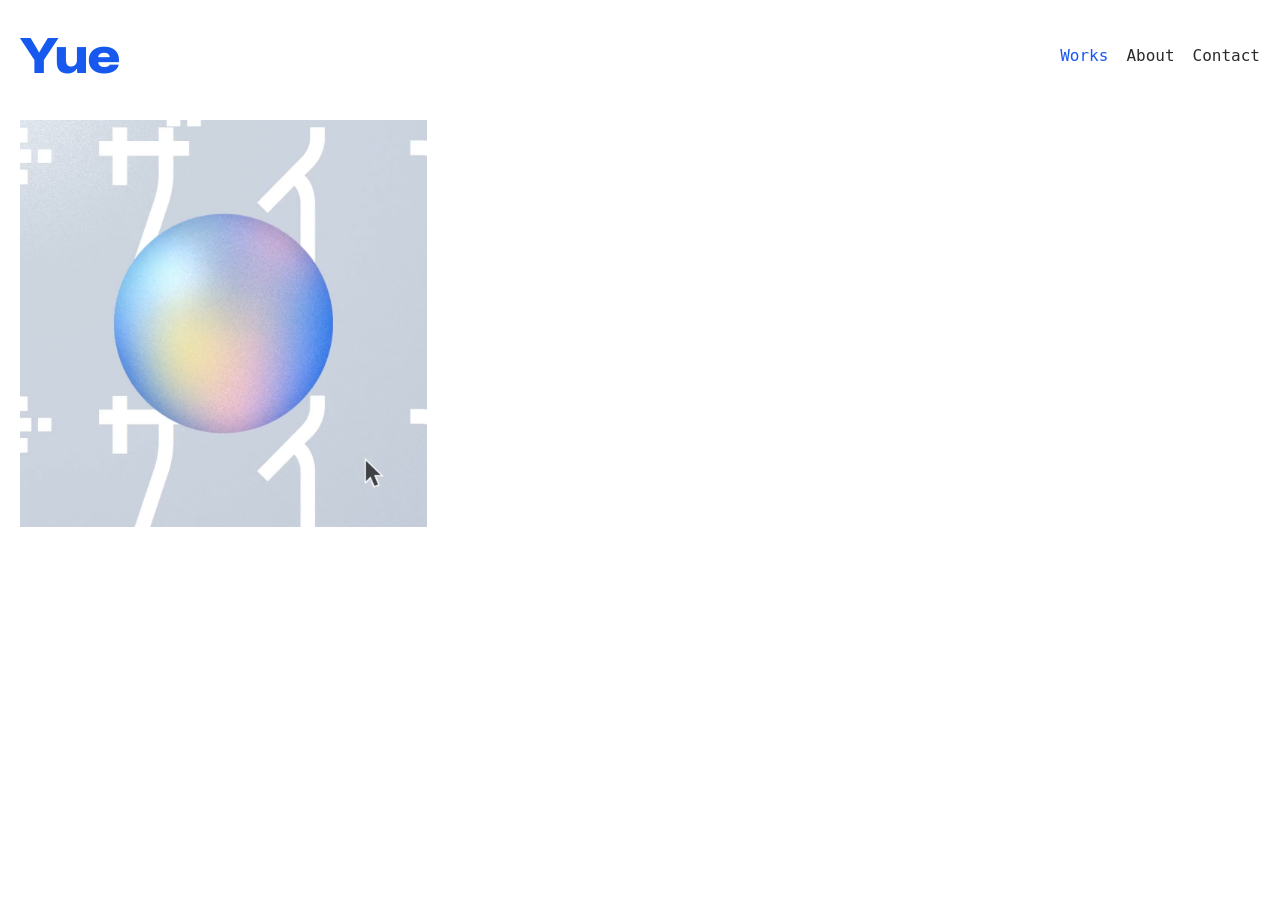
<file: index.html>
<!doctype html>
<html lang="zh-Hans">
  <head>
    <meta charset="UTF-8" />
    <meta name="viewport" content="width=device-width, initial-scale=1.0" />
    <title>Yue</title>
    <link rel="preconnect" href="https://fonts.googleapis.com" />
    <link rel="preconnect" href="https://fonts.gstatic.com" crossorigin />
    <link
      href="https://fonts.googleapis.com/css2?family=Mona+Sans:wdth,wght@120,800&display=swap"
  rel="stylesheet"
    />
    <link rel="stylesheet" href="./style.css" />
    <link rel="icon" type="image/png" href="./favicon.png" />
  </head>
  <body>
    <header class="site-header">
      <div class="container">
        <div class="brand">Yue</div>
        <nav class="nav" aria-label="Primary">
          <a class="nav__link is-active" href="./index.html">Works</a>
          <a class="nav__link" href="./about.html">About</a>
          <a class="nav__link" href="./contact.html">Contact</a>
        </nav>
      </div>
    </header>
    <main class="container">
      <section>
        <div id="grid" class="grid" aria-live="polite"></div>
        <div id="status" class="status" role="status" aria-live="polite"></div>
      </section>
    </main>
    <div id="modal" class="modal" aria-hidden="true">
      <div class="modal__backdrop" data-close></div>
      <div class="viewer" role="dialog" aria-modal="true" aria-label="Work viewer">
        <button class="viewer__close" type="button" aria-label="Close" data-close>×</button>
        <button class="viewer__nav viewer__nav--prev" type="button" aria-label="Previous" data-prev>
          ‹
        </button>
        <button class="viewer__nav viewer__nav--next" type="button" aria-label="Next" data-next>
          ›
        </button>
        <div class="viewer__stage" id="modalMedia"></div>
        <div class="viewer__title" id="modalTitle"></div>
        <div class="viewer__date" id="modalDate"></div>
        <div class="viewer__desc" id="modalDesc"></div>
      </div>
    </div>
    <script src="./script.js"></script>
  </body>
</html>
</file>
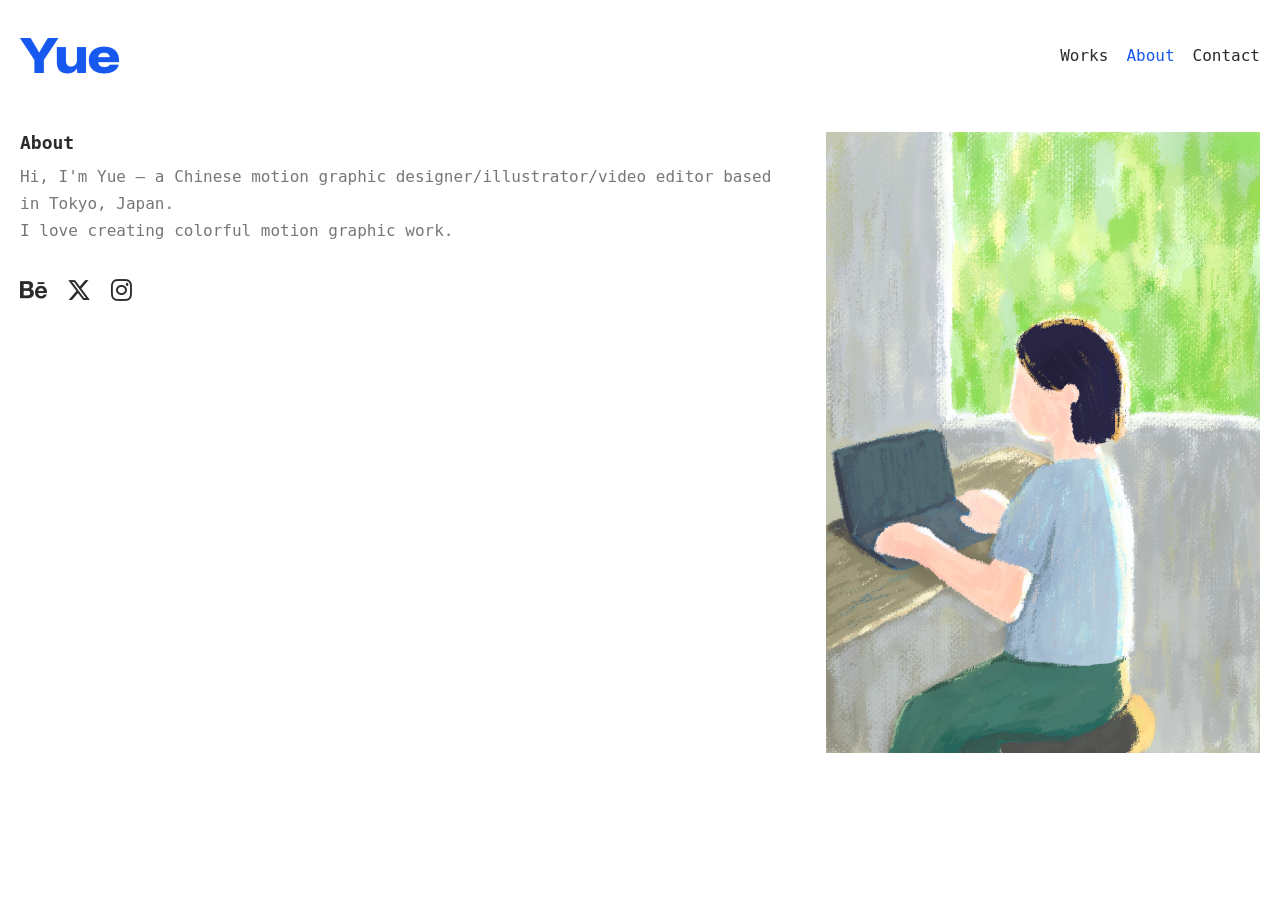
<file: about.html>
<!doctype html>
<html lang="en">
  <head>
    <meta charset="UTF-8" />
    <meta name="viewport" content="width=device-width, initial-scale=1.0" />
    <title>About - Yue</title>
    <link rel="preconnect" href="https://fonts.googleapis.com" />
    <link rel="preconnect" href="https://fonts.gstatic.com" crossorigin />
    <link
      href="https://fonts.googleapis.com/css2?family=Mona+Sans:wdth,wght@120,800&display=swap"
      rel="stylesheet"
    />
    <link rel="stylesheet" href="./style.css" />
    <link rel="icon" type="image/png" href="./favicon.png" />
    <link rel="stylesheet" href="https://cdnjs.cloudflare.com/ajax/libs/font-awesome/6.5.0/css/all.min.css" />
    <style>
      .about-section {
        padding: 22px 0 40px;
        display: flex;
        gap: 40px;
        align-items: flex-start;
      }
      .about-text {
        flex: 1;
      }
      .about-image {
        flex: 0 0 35%;
      }
      .about-image img {
        width: 100%;
        display: block;
      }
      @media (max-width: 640px) {
        .about-section {
          flex-direction: column;
        }
        .about-image {
          flex: none;
          width: 100%;
        }
      }
    </style>
  </head>
  <body>
    <header class="site-header">
      <div class="container">
        <div class="brand">Yue</div>
        <nav class="nav" aria-label="Primary">
          <a class="nav__link" href="./index.html">Works</a>
          <a class="nav__link is-active" href="./about.html">About</a>
          <a class="nav__link" href="./contact.html">Contact</a>
        </nav>
      </div>
    </header>
    <main class="container">
      <section class="about-section">
        <div class="about-text">
          <h1 style="margin: 0 0 10px; font-size: 18px">About</h1>
          <p style="margin: 0; color: #777; line-height: 1.7">
            Hi, I'm Yue — a Chinese motion graphic designer/illustrator/video editor based in Tokyo, Japan. <br>
            I love creating colorful motion graphic work.
          </p>
          <div style="margin-top: 32px; display: flex; gap: 20px;">
            <a href="https://www.behance.net/yueyu76" target="_blank" rel="noreferrer" style="color: #2b2b2b; font-size: 24px;">
              <i class="fa-brands fa-behance"></i>
            </a>
            <a href="https://x.com/yue_motion" target="_blank" rel="noreferrer" style="color: #2b2b2b; font-size: 24px;">
              <i class="fa-brands fa-x-twitter"></i>
            </a>
            <a href="https://www.instagram.com/yue.motion/" target="_blank" rel="noreferrer" style="color: #2b2b2b; font-size: 24px;">
              <i class="fa-brands fa-instagram"></i>
            </a>
          </div>
        </div>
        <div class="about-image">
          <img src="/images/uploads/working.JPG" alt="Yue" />
        </div>
      </section>
    </main>
  </body>
</html>
</file>
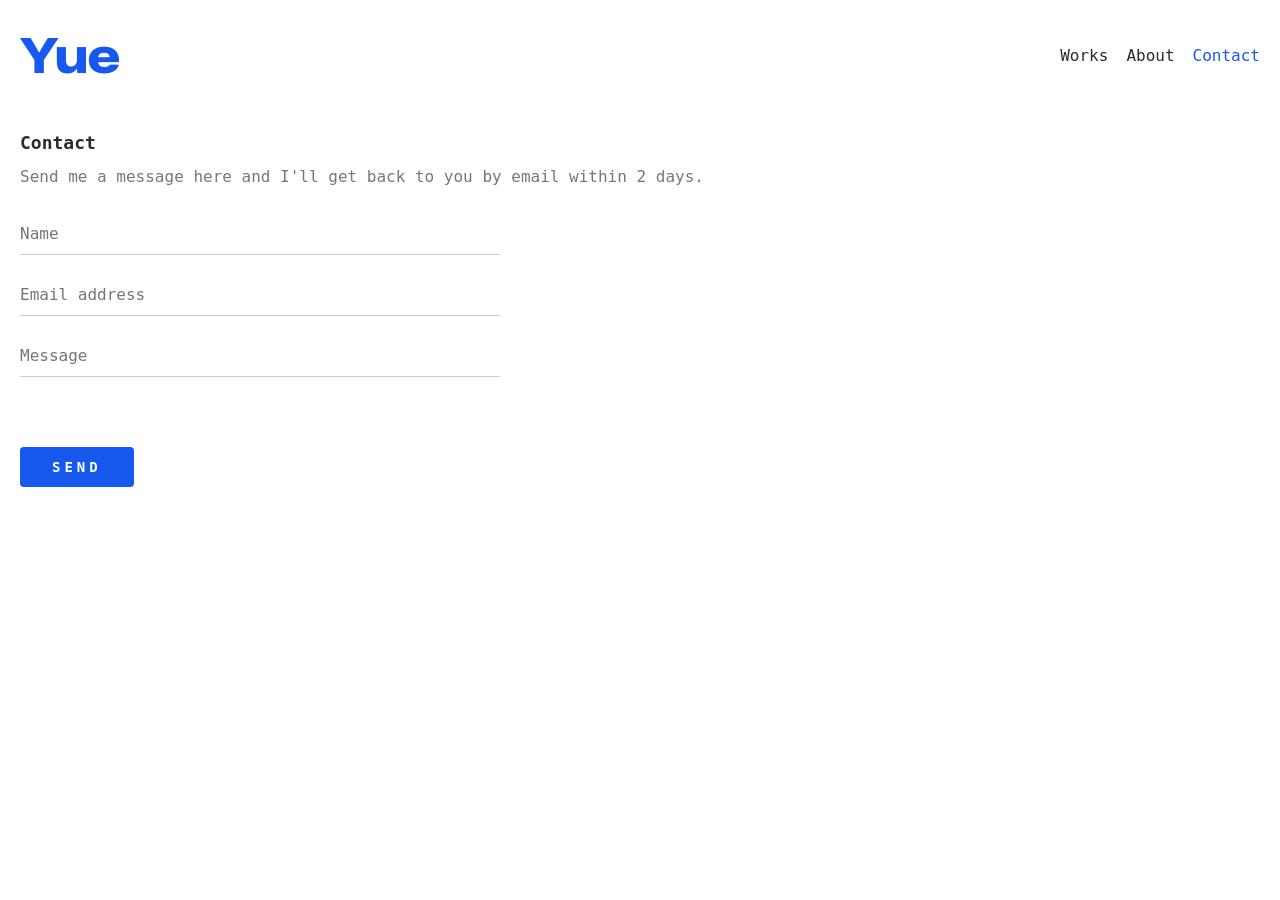
<file: contact.html>
<!doctype html>
<html lang="en">
  <head>
    <meta charset="UTF-8" />
    <meta name="viewport" content="width=device-width, initial-scale=1.0" />
    <title>Contact - Yue</title>
    <link rel="preconnect" href="https://fonts.googleapis.com" />
    <link rel="preconnect" href="https://fonts.gstatic.com" crossorigin />
    <link
      href="https://fonts.googleapis.com/css2?family=Mona+Sans:wdth,wght@120,800&display=swap"
      rel="stylesheet"
    />
    <link rel="stylesheet" href="./style.css" />
    <style>
      input, textarea, button {
        font-family: Menlo, monospace;
      }
      .contact-field {
        display: block;
        width: 480px;
        max-width: 100%;
        border: none;
        border-bottom: 1px solid #ccc;
        padding: 8px 0;
        font-size: 16px;
        outline: none;
        background: transparent;
        box-sizing: border-box;
        resize: none;
        overflow: hidden;
        line-height: 1.5;
      }
    </style>
    <link rel="icon" type="image/png" href="./favicon.png" />
  </head>
  <body>
    <header class="site-header">
      <div class="container">
        <div class="brand">Yue</div>
        <nav class="nav" aria-label="Primary">
          <a class="nav__link" href="./index.html">Works</a>
          <a class="nav__link" href="./about.html">About</a>
          <a class="nav__link is-active" href="./contact.html">Contact</a>
        </nav>
      </div>
    </header>
    <main class="container">
      <section style="padding: 22px 0 40px">
        <h1 style="margin: 0 0 10px; font-size: 18px">Contact</h1>
        <p style="margin: 0 0 24px; color: #777; line-height: 1.7">
          Send me a message here and I'll get back to you by email within 2 days.
        </p>
        <form action="https://formsubmit.co/uetsu1992@gmail.com" method="POST">
          <input type="hidden" name="_captcha" value="false" />
          <input type="hidden" name="_next" value="https://portfolio.moviemakers.workers.dev/contact.html" />
          <div style="margin-bottom: 20px">
            <input type="text" name="name" placeholder="Name" required class="contact-field" />
          </div>
          <div style="margin-bottom: 20px">
            <input type="email" name="email" placeholder="Email address" required class="contact-field" />
          </div>
          <div style="margin-bottom: 70px">
            <textarea name="message" placeholder="Message" required rows="1" class="contact-field"
              oninput="this.style.height='auto';this.style.height=this.scrollHeight+'px'"></textarea>
          </div>
          <button type="submit"
            style="border: none; background: #1759EF; color: #fff; padding: 12px 32px; font-size: 14px; font-weight: 700; letter-spacing: 4px; cursor: pointer; border-radius: 4px;">
            SEND
          </button>
        </form>
      </section>
    </main>
  </body>
</html>
</file>
<file: style.css>
:root {
  --bg: #ffffff;
  --text: #2b2b2b;
  --muted: #777777;
  --border: rgba(0, 0, 0, 0.08);
  --header-bg: #ffffff;
  --header-h: 110px;
  --accent: #1759EF;
  --font-base: Menlo, monospace;
}

* {
  box-sizing: border-box;
}

html,
body {
  height: 100%;
}

body {
  margin: 0;
  font-family: var(--font-base);
  background: var(--bg);
  color: var(--text);
  padding-top: var(--header-h);
}

.container {
  width: min(1240px, 100% - 40px);
  margin: 0 auto;
}

.site-header {
  position: fixed;
  top: 0;
  left: 0;
  right: 0;
  height: var(--header-h);
  z-index: 40;
  background: var(--header-bg);
  border-bottom: 0;
}

.site-header .container {
  display: flex;
  height: 100%;
  align-items: center;
  justify-content: space-between;
  padding: 0;
}

.brand {
  font-family: 'Mona Sans', sans-serif;
  font-variation-settings: 'wght' 800, 'wdth' 120;
  color: #1759EF;
  letter-spacing: 0;
  font-size: 48px;
  line-height: 1;
  transform: none;
}

.nav {
  display: flex;
  align-items: center;
  gap: 18px;
  font-family: var(--font-base);
}

.nav__link {
  text-decoration: none;
  color: var(--text);
  font-size: 16px;
  padding: 6px 0;
  transition: opacity 140ms ease, color 140ms ease;
}

.nav__link:hover {
  opacity: 0.7;
  color: var(--accent);
}

.nav__link.is-active {
  color: var(--accent);
}

main.container {
  padding-top: 0;
}

.grid {
  padding: 10px 0 64px;
  display: grid;
  grid-template-columns: repeat(3, 1fr);
  column-gap: 10px;
  row-gap: 10px;
}

@media (max-width: 960px) {
  .grid {
    grid-template-columns: repeat(2, 1fr);
  }
}

@media (max-width: 640px) {
  .grid {
    grid-template-columns: repeat(2, 1fr);
  }
}

.card {
  width: 100%;
  display: block;
  border: 0;
  padding: 0;
  margin: 0;
  border-radius: 0;
  overflow: hidden;
  background: transparent;
  transform: translateZ(0);
  cursor: pointer;
  text-align: left;
}

.card:hover {
  transform: none;
}

.thumb {
  width: 100%;
  aspect-ratio: 1 / 1;
  height: auto;
  background: #f3f3f3;
  display: block;
  object-fit: cover;
}

.card__caption {
  margin-top: 10px;
  font-size: 13px;
  line-height: 1.35;
  color: var(--text);
  text-align: left;
}

.status {
  padding-bottom: 40px;
  color: var(--muted);
  font-size: 14px;
}

/* Modal */
.modal {
  position: fixed;
  inset: 0;
  display: none;
  z-index: 50;
}

.modal.is-open {
  display: block;
}

.modal__backdrop {
  position: absolute;
  inset: 0;
  background: rgba(255, 255, 255, 0.96);
}

.viewer {
  position: absolute;
  inset: 0;
  padding: 22px 22px 70px;
  display: flex;
  flex-direction: column;
}

.viewer__close {
  position: absolute;
  right: 18px;
  top: 14px;
  border: 0;
  background: transparent;
  font-size: 28px;
  line-height: 1;
  cursor: pointer;
  color: var(--text);
  padding: 8px 10px;
  opacity: 0.75;
  transition: opacity 140ms ease;
}

.viewer__close:hover {
  opacity: 1;
}

.viewer__nav {
  position: absolute;
  top: 50%;
  transform: translateY(-50%);
  width: 44px;
  height: 44px;
  border: 0;
  background: transparent;
  cursor: pointer;
  font-size: 34px;
  line-height: 1;
  color: rgba(0, 0, 0, 0.45);
  transition: color 140ms ease, opacity 140ms ease;
  padding: 0;
  opacity: 0.85;
}

.viewer__nav:hover {
  color: rgba(0, 0, 0, 0.75);
  opacity: 1;
}

.viewer__nav--prev {
  left: 14px;
}

.viewer__nav--next {
  right: 14px;
}

.viewer__stage {
  flex: 1;
  margin: 68px auto 0;
  width: min(1080px, calc(100% - 160px));
  max-height: calc(100vh - 230px);
  display: flex;
  align-items: center;
  justify-content: center;
  overflow: hidden;
}

.viewer__stage img {
  width: 100%;
  height: 100%;
  object-fit: contain;
  display: block;
}

.viewer__stage iframe {
  width: 100%;
  height: 100%;
  border: 0;
  display: block;
  background: transparent;
}

.viewer__stage.is-video {
  height: min(70vh, 720px);
  width: auto;
  max-width: calc(100% - 160px);
  aspect-ratio: 16 / 9;
}

.viewer__title {
  margin: 44px auto 0;
  font-size: 15px;
  font-weight: 600;
  color: var(--text);
  text-align: center;
  max-width: calc(100% - 40px);
  white-space: nowrap;
  overflow: hidden;
  text-overflow: ellipsis;
}

.viewer__date {
  margin: 6px auto 0;
  font-size: 12px;
  color: var(--muted);
  text-align: center;
}

.viewer__desc {
  margin: 16px auto 0;
  max-width: min(720px, calc(100% - 48px));
  font-size: 14px;
  line-height: 1.65;
  color: rgba(0, 0, 0, 0.75);
  white-space: pre-wrap;
  text-align: left;
}
.card__caption {
  display: none;
}

@media (max-width: 640px) {
  .viewer__stage {
    width: calc(100% - 80px);
    margin-top: 40px;
  }
  .viewer__stage.is-video {
    width: calc(100% - 80px);
    max-width: calc(100% - 80px);
    height: auto;
    aspect-ratio: 16 / 9;
  }
  .viewer__title {
    margin-top: 16px;
  }
}
</file>
